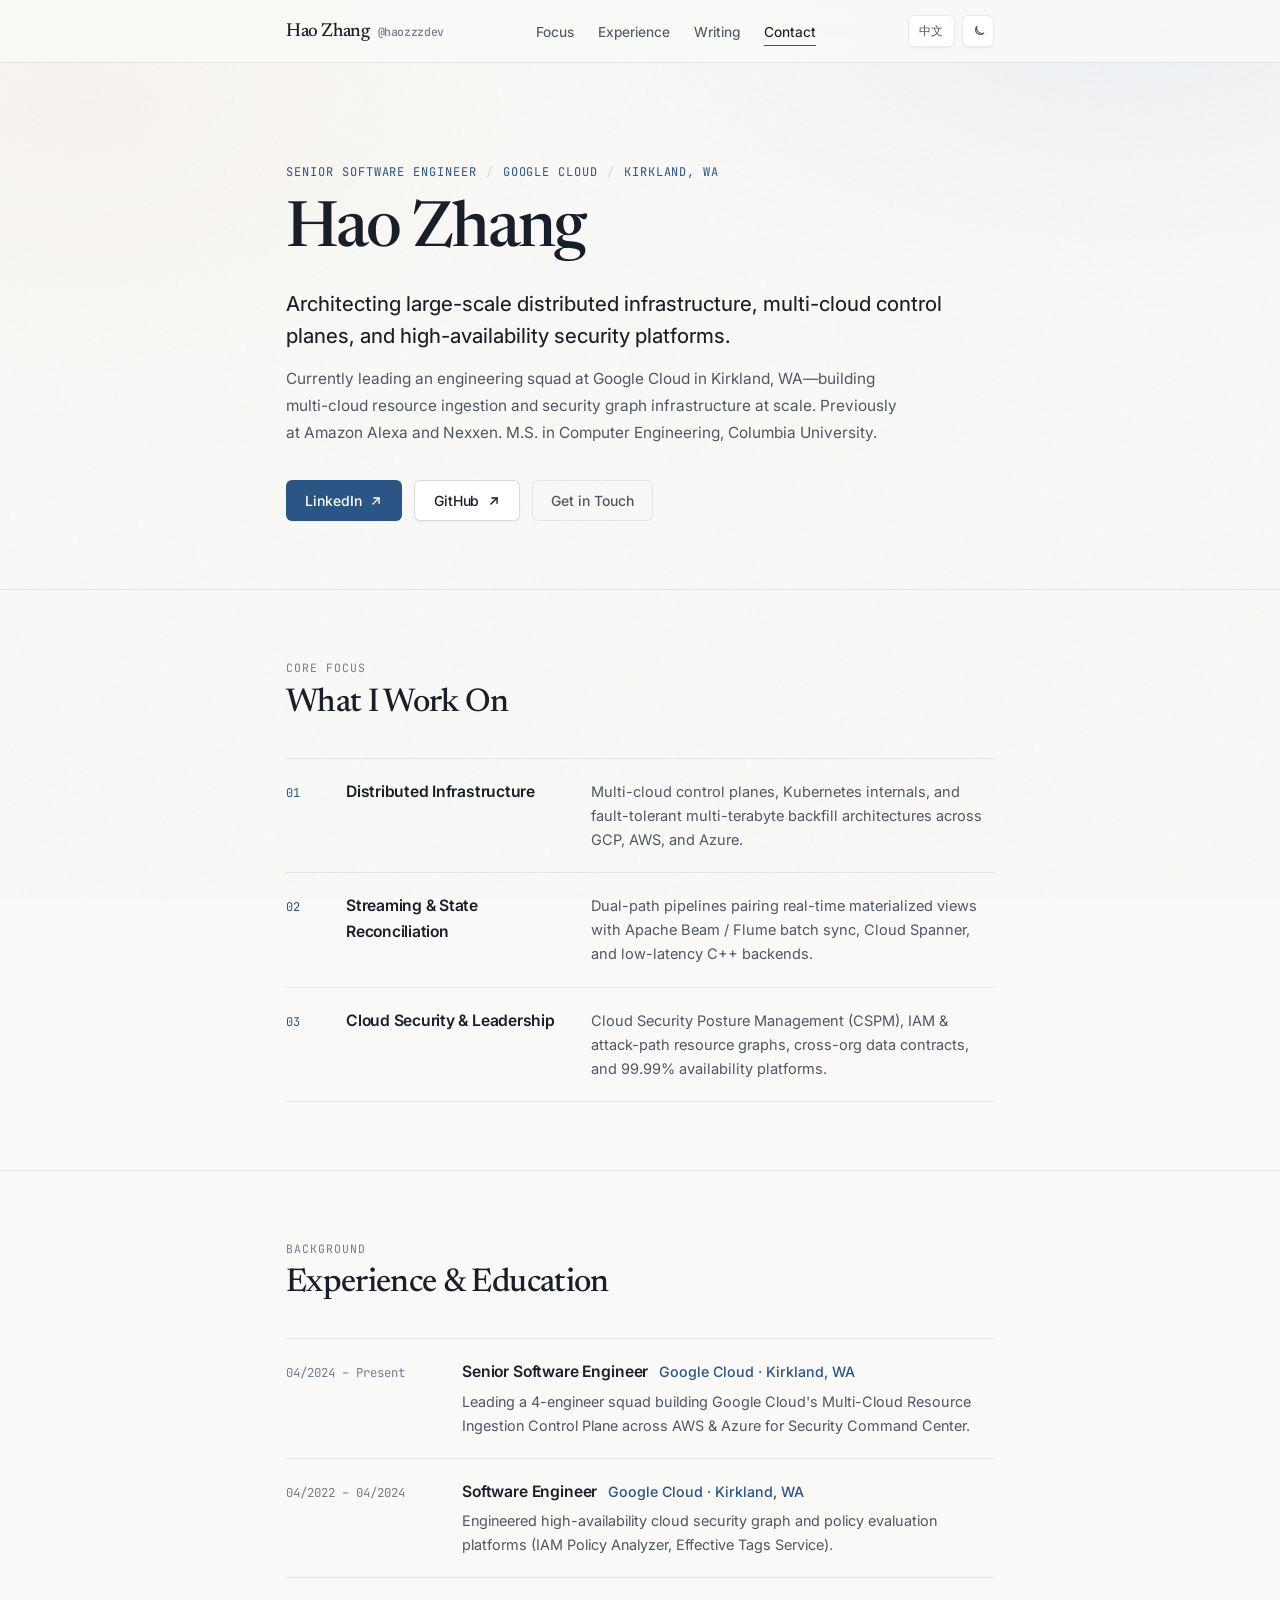
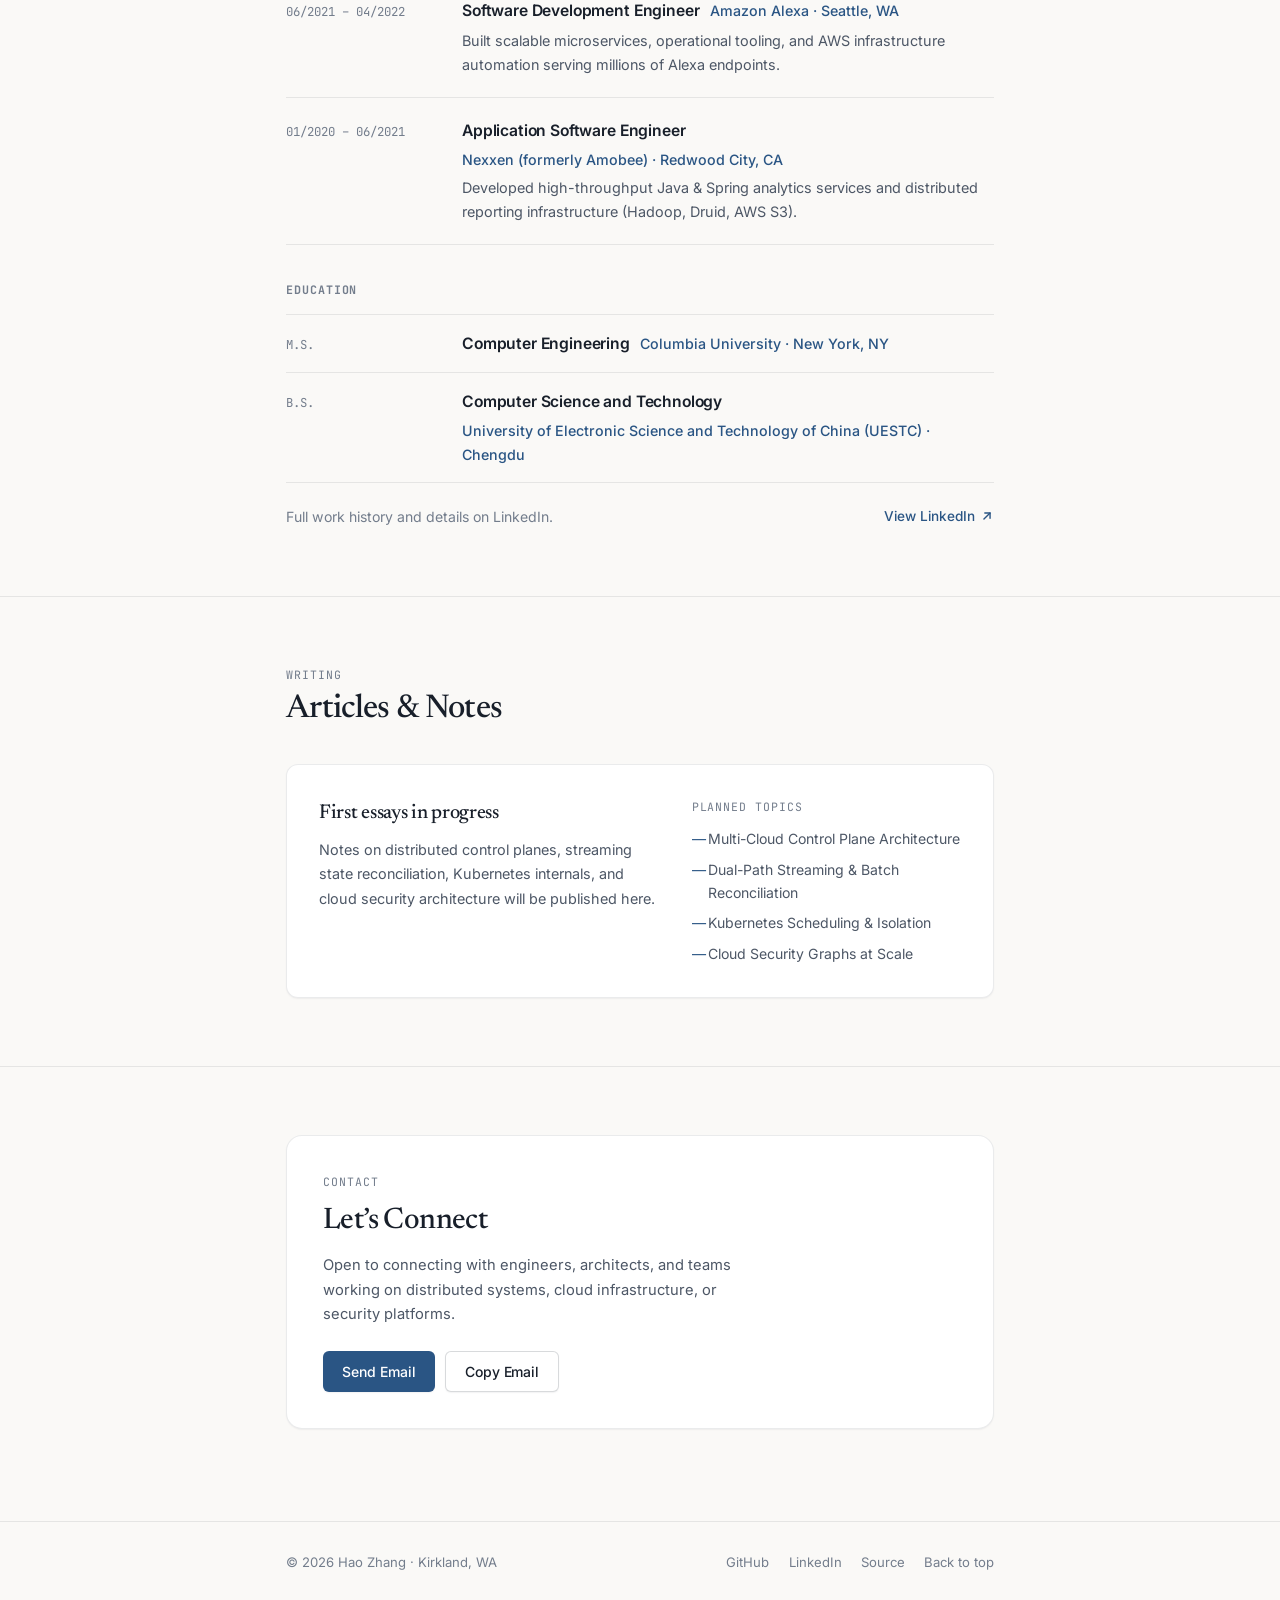
<file: index.html>
<!DOCTYPE html>
<html lang="en">
<head>
  <meta charset="UTF-8" />
  <meta name="viewport" content="width=device-width, initial-scale=1.0" />
  <title>Hao Zhang — Senior Software Engineer · Distributed Systems &amp; Cloud</title>
  <meta
    name="description"
    content="Hao Zhang — Senior Software Engineer at Google Cloud in Kirkland, WA, specializing in distributed infrastructure, multi-cloud control planes, and cloud security."
  />
  <link rel="canonical" href="https://haozzzdev.github.io/" />
  <link rel="icon" type="image/svg+xml" href="./assets/favicon.svg" />

  <!-- Open Graph & Social Metadata -->
  <meta property="og:type" content="website" />
  <meta property="og:url" content="https://haozzzdev.github.io/" />
  <meta property="og:title" content="Hao Zhang — Senior Software Engineer · Distributed Systems &amp; Cloud" />
  <meta
    property="og:description"
    content="Senior Software Engineer at Google Cloud in Kirkland, WA, building large-scale distributed infrastructure, multi-cloud control planes, and cloud security platforms."
  />
  <meta name="twitter:card" content="summary" />

  <!-- Curated Editorial Typography (Newsreader + Inter + JetBrains Mono) -->
  <link rel="preconnect" href="https://fonts.googleapis.com" />
  <link rel="preconnect" href="https://fonts.gstatic.com" crossorigin />
  <link
    href="https://fonts.googleapis.com/css2?family=Inter:wght@400;500;600&family=JetBrains+Mono:wght@400;500&family=Newsreader:ital,opsz,wght@0,6..72,400;0,6..72,500;1,6..72,400&display=swap"
    rel="stylesheet"
  />

  <!-- Prevent theme flash before stylesheet paint -->
  <script>
    (function () {
      try {
        var saved = localStorage.getItem("hz-theme");
        var prefersDark = window.matchMedia && window.matchMedia("(prefers-color-scheme: dark)").matches;
        document.documentElement.setAttribute("data-theme", saved || (prefersDark ? "dark" : "light"));
      } catch (e) {}
    })();
  </script>

  <link rel="stylesheet" href="./styles.css" />

  <!-- Structured Data (Schema.org Person + WebSite) -->
  <script type="application/ld+json">
    {
      "@context": "https://schema.org",
      "@graph": [
        {
          "@type": "Person",
          "name": "Hao Zhang",
          "alternateName": "haozzzdev",
          "url": "https://haozzzdev.github.io/",
          "jobTitle": "Senior Software Engineer",
          "worksFor": {
            "@type": "Organization",
            "name": "Google Cloud"
          },
          "alumniOf": [
            {
              "@type": "CollegeOrUniversity",
              "name": "Columbia University"
            },
            {
              "@type": "CollegeOrUniversity",
              "name": "University of Electronic Science and Technology of China"
            }
          ],
          "address": {
            "@type": "PostalAddress",
            "addressLocality": "Kirkland",
            "addressRegion": "WA",
            "addressCountry": "US"
          },
          "knowsAbout": [
            "Distributed Systems",
            "Cloud Infrastructure",
            "Kubernetes",
            "Multi-Cloud Control Planes",
            "Cloud Security Posture Management"
          ],
          "sameAs": [
            "https://github.com/haozzzdev",
            "https://www.linkedin.com/in/haozhang0128/"
          ]
        },
        {
          "@type": "WebSite",
          "name": "Hao Zhang",
          "url": "https://haozzzdev.github.io/"
        }
      ]
    }
  </script>
</head>
<body id="top">
  <a id="skip-link" class="skip-link" href="#main-content">Skip to content</a>

  <header class="site-header">
    <div class="container nav-inner">
      <a class="brand" href="#top" aria-label="Hao Zhang Home">
        <span>Hao Zhang</span>
        <span class="brand-handle">@haozzzdev</span>
      </a>

      <nav aria-label="Primary navigation">
        <ul class="nav-links">
          <li><a id="nav-focus" class="nav-link" href="#focus">Focus</a></li>
          <li><a id="nav-experience" class="nav-link" href="#experience">Experience</a></li>
          <li><a id="nav-writing" class="nav-link" href="#writing">Writing</a></li>
          <li><a id="nav-contact" class="nav-link" href="#contact">Contact</a></li>
        </ul>
      </nav>

      <div class="nav-controls">
        <button id="lang-toggle" type="button" class="control-btn" aria-label="Switch language to Chinese">
          中文
        </button>
        <button id="theme-toggle" type="button" class="control-btn control-btn--icon" aria-label="Switch color theme">
          <svg viewBox="0 0 24 24" aria-hidden="true">
            <path d="M20.5 14.5A8.5 8.5 0 0 1 9.5 3.5a7.5 7.5 0 1 0 11 11Z" />
          </svg>
        </button>
      </div>
    </div>
  </header>

  <main id="main-content">
    <!-- Hero -->
    <section class="hero" aria-labelledby="hero-heading">
      <div class="container">
        <p class="hero-kicker">
          <span id="hero-kicker-role">Senior Software Engineer</span>
          <span class="hero-kicker-sep" aria-hidden="true">/</span>
          <span id="hero-kicker-org">Google Cloud</span>
          <span class="hero-kicker-sep" aria-hidden="true">/</span>
          <span id="hero-kicker-loc">Kirkland, WA</span>
        </p>

        <h1 id="hero-heading" class="hero-title">Hao Zhang</h1>

        <p id="hero-lead" class="hero-lead">
          Architecting large-scale distributed infrastructure, multi-cloud control planes, and high-availability security platforms.
        </p>

        <p id="hero-bio" class="hero-bio">
          Currently leading an engineering squad at Google Cloud in Kirkland, WA—building multi-cloud resource ingestion and security graph infrastructure at scale. Previously at Amazon Alexa and Nexxen. M.S. in Computer Engineering, Columbia University.
        </p>

        <div class="hero-actions">
          <a
            id="hero-linkedin-btn"
            class="btn btn-primary"
            href="https://www.linkedin.com/in/haozhang0128/"
            target="_blank"
            rel="noopener noreferrer"
          >
            <span id="cta-linkedin-label">LinkedIn</span>
            <svg width="14" height="14" viewBox="0 0 16 16" fill="none" stroke="currentColor" stroke-width="1.6" stroke-linecap="round" stroke-linejoin="round" aria-hidden="true">
              <path d="M4.5 11.5L11.5 4.5" />
              <path d="M5.5 4.5H11.5V10.5" />
            </svg>
          </a>

          <a
            id="hero-github-btn"
            class="btn btn-secondary"
            href="https://github.com/haozzzdev"
            target="_blank"
            rel="noopener noreferrer"
          >
            <span id="cta-github-label">GitHub</span>
            <svg width="14" height="14" viewBox="0 0 16 16" fill="none" stroke="currentColor" stroke-width="1.6" stroke-linecap="round" stroke-linejoin="round" aria-hidden="true">
              <path d="M4.5 11.5L11.5 4.5" />
              <path d="M5.5 4.5H11.5V10.5" />
            </svg>
          </a>

          <a
            id="hero-resume-btn"
            class="btn btn-secondary"
            href="./resume.pdf"
            target="_blank"
            rel="noopener noreferrer"
            hidden
          >
            <span id="cta-resume-label">Resume (PDF)</span>
          </a>

          <a id="hero-contact-btn" class="btn btn-ghost" href="#contact">
            <span id="cta-email-label">Get in Touch</span>
          </a>
        </div>
      </div>
    </section>

    <!-- Focus Areas -->
    <section id="focus" class="section reveal" aria-labelledby="focus-title">
      <div class="container">
        <div class="section-header">
          <p id="focus-eyebrow" class="section-eyebrow">Core Focus</p>
          <h2 id="focus-title" class="section-title">What I Work On</h2>
        </div>

        <div id="focus-list" class="focus-list">
          <article class="focus-row">
            <span class="focus-num">01</span>
            <h3 class="focus-title">Distributed Infrastructure</h3>
            <p class="focus-desc">
              Multi-cloud control planes, Kubernetes internals, and fault-tolerant multi-terabyte backfill architectures across GCP, AWS, and Azure.
            </p>
          </article>
          <article class="focus-row">
            <span class="focus-num">02</span>
            <h3 class="focus-title">Streaming &amp; State Reconciliation</h3>
            <p class="focus-desc">
              Dual-path pipelines pairing real-time materialized views with Apache Beam / Flume batch sync, Cloud Spanner, and low-latency C++ backends.
            </p>
          </article>
          <article class="focus-row">
            <span class="focus-num">03</span>
            <h3 class="focus-title">Cloud Security &amp; Leadership</h3>
            <p class="focus-desc">
              Cloud Security Posture Management (CSPM), IAM &amp; attack-path resource graphs, cross-org data contracts, and 99.99% availability platforms.
            </p>
          </article>
        </div>
      </div>
    </section>

    <!-- Experience & Education -->
    <section id="experience" class="section reveal" aria-labelledby="exp-title">
      <div class="container">
        <div class="section-header">
          <p id="exp-eyebrow" class="section-eyebrow">Background</p>
          <h2 id="exp-title" class="section-title">Experience &amp; Education</h2>
        </div>

        <ol id="experience-timeline" class="timeline">
          <li class="timeline-item">
            <div class="timeline-period">04/2024 – Present</div>
            <div>
              <div class="timeline-head">
                <h3 class="timeline-role">Senior Software Engineer</h3>
                <span class="timeline-org">Google Cloud · Kirkland, WA</span>
              </div>
              <p class="timeline-summary">
                Leading a 4-engineer squad building Google Cloud's Multi-Cloud Resource Ingestion Control Plane across AWS &amp; Azure for Security Command Center.
              </p>
            </div>
          </li>
          <li class="timeline-item">
            <div class="timeline-period">04/2022 – 04/2024</div>
            <div>
              <div class="timeline-head">
                <h3 class="timeline-role">Software Engineer</h3>
                <span class="timeline-org">Google Cloud · Kirkland, WA</span>
              </div>
              <p class="timeline-summary">
                Engineered high-availability cloud security graph and policy evaluation platforms (IAM Policy Analyzer, Effective Tags Service).
              </p>
            </div>
          </li>
          <li class="timeline-item">
            <div class="timeline-period">06/2021 – 04/2022</div>
            <div>
              <div class="timeline-head">
                <h3 class="timeline-role">Software Development Engineer</h3>
                <span class="timeline-org">Amazon Alexa · Seattle, WA</span>
              </div>
              <p class="timeline-summary">
                Built scalable microservices, operational tooling, and AWS infrastructure automation serving millions of Alexa endpoints.
              </p>
            </div>
          </li>
          <li class="timeline-item">
            <div class="timeline-period">01/2020 – 06/2021</div>
            <div>
              <div class="timeline-head">
                <h3 class="timeline-role">Application Software Engineer</h3>
                <span class="timeline-org">Nexxen (formerly Amobee) · Redwood City, CA</span>
              </div>
              <p class="timeline-summary">
                Developed high-throughput Java &amp; Spring analytics services and distributed reporting infrastructure (Hadoop, Druid, AWS S3).
              </p>
            </div>
          </li>
        </ol>

        <div id="education-wrapper">
          <h3 id="education-heading" class="subblock-heading">Education</h3>
          <ol id="education-timeline" class="timeline timeline--compact">
            <li class="timeline-item">
              <div class="timeline-period">M.S.</div>
              <div class="timeline-head">
                <h4 class="timeline-role">Computer Engineering</h4>
                <span class="timeline-org">Columbia University · New York, NY</span>
              </div>
            </li>
            <li class="timeline-item">
              <div class="timeline-period">B.S.</div>
              <div class="timeline-head">
                <h4 class="timeline-role">Computer Science and Technology</h4>
                <span class="timeline-org">University of Electronic Science and Technology of China (UESTC) · Chengdu</span>
              </div>
            </li>
          </ol>
        </div>

        <div class="section-foot-note">
          <p id="linkedin-note">Full work history and details on LinkedIn.</p>
          <a
            id="exp-linkedin-link"
            class="inline-link"
            href="https://www.linkedin.com/in/haozhang0128/"
            target="_blank"
            rel="noopener noreferrer"
          >
            <span id="linkedin-cta-label">View LinkedIn</span>
            <svg width="14" height="14" viewBox="0 0 16 16" fill="none" stroke="currentColor" stroke-width="1.6" stroke-linecap="round" stroke-linejoin="round" aria-hidden="true">
              <path d="M4.5 11.5L11.5 4.5" />
              <path d="M5.5 4.5H11.5V10.5" />
            </svg>
          </a>
        </div>
      </div>
    </section>

    <!-- Writing / Articles -->
    <section id="writing" class="section reveal" aria-labelledby="writing-title">
      <div class="container">
        <div class="section-header">
          <p id="writing-eyebrow" class="section-eyebrow">Writing</p>
          <h2 id="writing-title" class="section-title">Articles &amp; Notes</h2>
        </div>

        <div id="writing-content">
          <div class="writing-empty">
            <div>
              <h3 class="writing-empty-title">First essays in progress</h3>
              <p class="writing-empty-desc">
                Notes on distributed control planes, streaming state reconciliation, Kubernetes internals, and cloud security architecture will be published here.
              </p>
            </div>
            <div>
              <p class="writing-topics-label">Planned Topics</p>
              <ul class="writing-topic-list">
                <li>Multi-Cloud Control Plane Architecture</li>
                <li>Dual-Path Streaming &amp; Batch Reconciliation</li>
                <li>Kubernetes Scheduling &amp; Isolation</li>
                <li>Cloud Security Graphs at Scale</li>
              </ul>
            </div>
          </div>
        </div>
      </div>
    </section>

    <!-- Contact -->
    <section id="contact" class="section reveal" aria-labelledby="contact-title">
      <div class="container">
        <div class="contact-panel">
          <div class="contact-copy">
            <p id="contact-eyebrow" class="section-eyebrow">Contact</p>
            <h2 id="contact-title" class="contact-title">Let’s Connect</h2>
            <p id="contact-desc" class="contact-desc">
              Open to connecting with engineers, architects, and teams working on distributed systems, cloud infrastructure, or security platforms.
            </p>
          </div>

          <div class="contact-actions">
            <a id="send-email-btn" class="btn btn-primary" href="mailto:haohaozhang0128@gmail.com">
              <span id="send-email-label">Send Email</span>
            </a>
            <button id="copy-email-btn" type="button" class="btn btn-secondary">
              <span id="copy-email-label">Copy Email</span>
            </button>
            <span id="copy-feedback" class="copy-feedback" role="status" aria-live="polite"></span>
          </div>
        </div>
      </div>
    </section>
  </main>

  <footer class="site-footer">
    <div class="container footer-inner">
      <span>© 2026 Hao Zhang · Kirkland, WA</span>
      <div class="footer-links">
        <a href="https://github.com/haozzzdev" target="_blank" rel="noopener noreferrer">GitHub</a>
        <a href="https://www.linkedin.com/in/haozhang0128/" target="_blank" rel="noopener noreferrer">LinkedIn</a>
        <a id="footer-source" href="https://github.com/haozzzdev/haozzzdev.github.io" target="_blank" rel="noopener noreferrer">Source</a>
        <a id="footer-top" href="#top">Back to top</a>
      </div>
    </div>
  </footer>

  <script src="./data.js" defer></script>
  <script src="./script.js" defer></script>
</body>
</html>
</file>
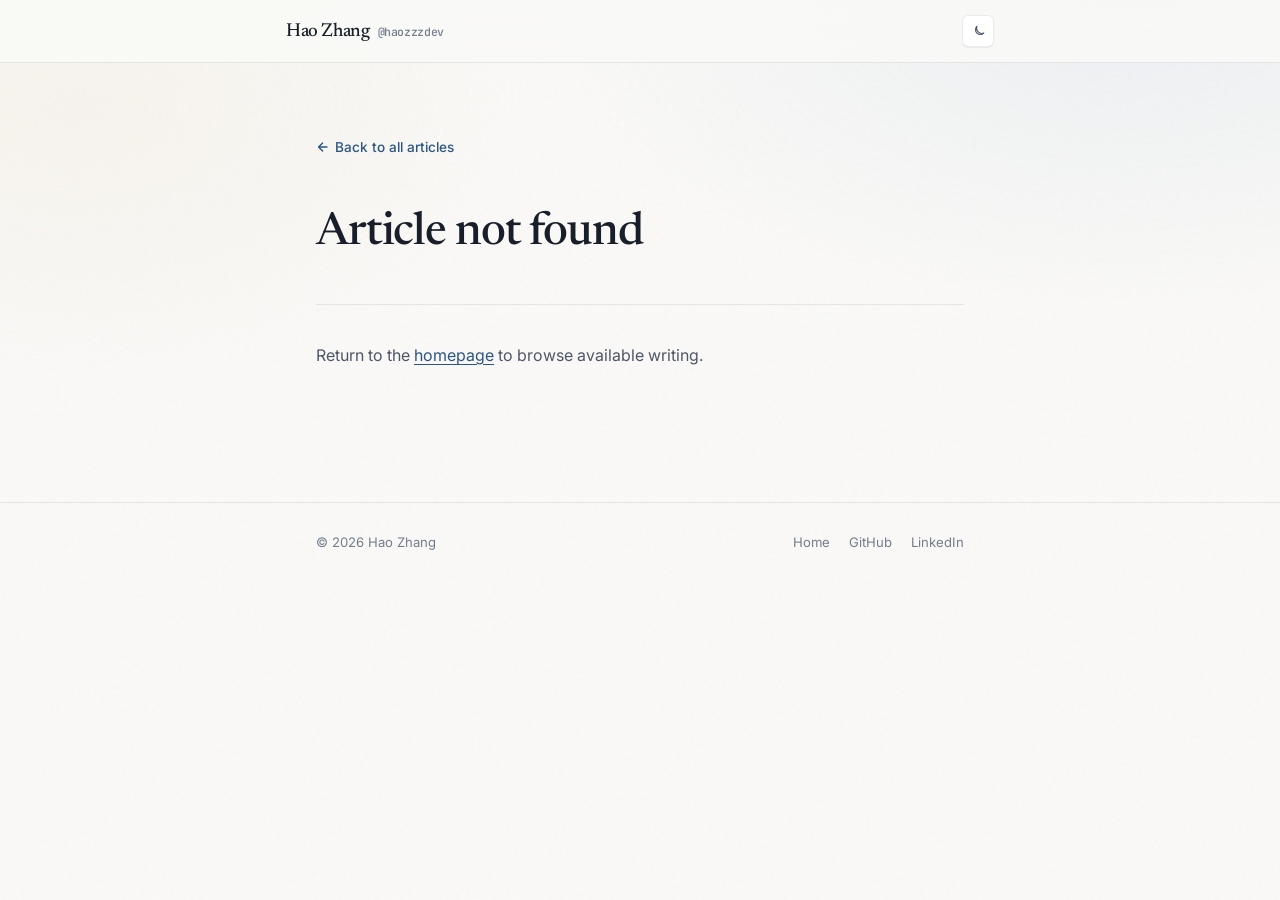
<file: post.html>
<!DOCTYPE html>
<html lang="en">
<head>
  <meta charset="UTF-8" />
  <meta name="viewport" content="width=device-width, initial-scale=1.0" />
  <title>Article — Hao Zhang</title>
  <link rel="icon" type="image/svg+xml" href="./assets/favicon.svg" />
  <link rel="preconnect" href="https://fonts.googleapis.com" />
  <link rel="preconnect" href="https://fonts.gstatic.com" crossorigin />
  <link
    href="https://fonts.googleapis.com/css2?family=Inter:wght@400;500;600&family=JetBrains+Mono:wght@400;500&family=Newsreader:ital,opsz,wght@0,6..72,400;0,6..72,500;1,6..72,400&display=swap"
    rel="stylesheet"
  />
  <script>
    (function () {
      try {
        var saved = localStorage.getItem("hz-theme");
        var prefersDark = window.matchMedia && window.matchMedia("(prefers-color-scheme: dark)").matches;
        document.documentElement.setAttribute("data-theme", saved || (prefersDark ? "dark" : "light"));
      } catch (e) {}
    })();
  </script>
  <link rel="stylesheet" href="./styles.css" />
</head>
<body>
  <header class="site-header">
    <div class="container nav-inner">
      <a class="brand" href="./index.html">
        <span>Hao Zhang</span>
        <span class="brand-handle">@haozzzdev</span>
      </a>
      <div class="nav-controls">
        <button id="theme-toggle" type="button" class="control-btn control-btn--icon" aria-label="Switch color theme"></button>
      </div>
    </div>
  </header>

  <main class="article-shell">
    <div class="container container--narrow">
      <div class="article-back">
        <a class="inline-link" href="./index.html#writing">
          <svg width="14" height="14" viewBox="0 0 16 16" fill="none" stroke="currentColor" stroke-width="1.6" stroke-linecap="round" stroke-linejoin="round" aria-hidden="true">
            <path d="M12.5 8h-9" />
            <path d="M7.5 3.5L3 8l4.5 4.5" />
          </svg>
          <span>Back to all articles</span>
        </a>
      </div>

      <article id="article-root">
        <header class="article-header">
          <div id="article-meta" class="article-meta"></div>
          <h1 id="article-title" class="article-title">Loading…</h1>
          <ul id="article-tags" class="tag-list"></ul>
        </header>
        <div id="article-body" class="prose"></div>
      </article>
    </div>
  </main>

  <footer class="site-footer">
    <div class="container container--narrow footer-inner">
      <span>© 2026 Hao Zhang</span>
      <div class="footer-links">
        <a href="./index.html">Home</a>
        <a href="https://github.com/haozzzdev" target="_blank" rel="noopener noreferrer">GitHub</a>
        <a href="https://www.linkedin.com/in/haozhang0128/" target="_blank" rel="noopener noreferrer">LinkedIn</a>
      </div>
    </div>
  </footer>

  <script src="./data.js"></script>
  <script>
    (function () {
      "use strict";

      function esc(str) {
        return String(str)
          .replace(/&/g, "&amp;")
          .replace(/</g, "&lt;")
          .replace(/>/g, "&gt;")
          .replace(/"/g, "&quot;")
          .replace(/'/g, "&#39;");
      }

      function safeHref(url) {
        var trimmed = url.trim();
        if (/^(https?:\/\/|\/|\.\/|#)/i.test(trimmed)) return trimmed;
        return "#";
      }

      function formatInline(text) {
        var out = esc(text);
        out = out.replace(/`([^`]+)`/g, "<code>$1</code>");
        out = out.replace(/\*\*([^*]+)\*\*/g, "<strong>$1</strong>");
        out = out.replace(/\*([^*]+)\*/g, "<em>$1</em>");
        out = out.replace(/\[([^\]]+)\]\(([^)]+)\)/g, function (_, label, url) {
          var href = safeHref(url);
          var ext = /^https?:\/\//i.test(href) ? ' target="_blank" rel="noopener noreferrer"' : "";
          return '<a href="' + esc(href) + '"' + ext + ">" + label + "</a>";
        });
        return out;
      }

      function renderMarkdown(md) {
        var lines = md.replace(/\r\n/g, "\n").split("\n");
        var html = [];
        var inCode = false;
        var codeBuf = [];
        var inList = null;

        function closeList() {
          if (inList) {
            html.push(inList === "ul" ? "</ul>" : "</ol>");
            inList = null;
          }
        }

        for (var i = 0; i < lines.length; i++) {
          var line = lines[i];

          if (line.trim().startsWith("```")) {
            closeList();
            if (!inCode) {
              inCode = true;
              codeBuf = [];
            } else {
              html.push("<pre><code>" + esc(codeBuf.join("\n")) + "</code></pre>");
              inCode = false;
            }
            continue;
          }

          if (inCode) {
            codeBuf.push(line);
            continue;
          }

          if (!line.trim()) {
            closeList();
            continue;
          }

          if (/^---+$/.test(line.trim())) {
            closeList();
            html.push("<hr />");
            continue;
          }

          var hMatch = line.match(/^(#{1,3})\s+(.+)$/);
          if (hMatch) {
            closeList();
            var level = hMatch[1].length;
            if (level === 1 && i < 3) continue; // H1 title rendered in header
            html.push("<h" + Math.max(2, level) + ">" + formatInline(hMatch[2]) + "</h" + Math.max(2, level) + ">");
            continue;
          }

          if (line.startsWith("> ")) {
            closeList();
            html.push("<blockquote><p>" + formatInline(line.slice(2)) + "</p></blockquote>");
            continue;
          }

          var ulMatch = line.match(/^[-*]\s+(.+)$/);
          if (ulMatch) {
            if (inList !== "ul") {
              closeList();
              inList = "ul";
              html.push("<ul>");
            }
            html.push("<li>" + formatInline(ulMatch[1]) + "</li>");
            continue;
          }

          var olMatch = line.match(/^\d+\.\s+(.+)$/);
          if (olMatch) {
            if (inList !== "ol") {
              closeList();
              inList = "ol";
              html.push("<ol>");
            }
            html.push("<li>" + formatInline(olMatch[1]) + "</li>");
            continue;
          }

          closeList();
          html.push("<p>" + formatInline(line) + "</p>");
        }

        closeList();
        return html.join("\n");
      }

      // Theme toggle
      function setTheme(theme) {
        document.documentElement.setAttribute("data-theme", theme);
        try { localStorage.setItem("hz-theme", theme); } catch (_) {}
        var btn = document.getElementById("theme-toggle");
        if (!btn) return;
        btn.innerHTML = theme === "dark"
          ? '<svg viewBox="0 0 24 24" aria-hidden="true"><circle cx="12" cy="12" r="4.5"/><path d="M12 2.5v2.2M12 19.3v2.2M4.93 4.93l1.55 1.55M17.52 17.52l1.55 1.55M2.5 12h2.2M19.3 12h2.2M4.93 19.07l1.55-1.55M17.52 6.48l1.55-1.55"/></svg>'
          : '<svg viewBox="0 0 24 24" aria-hidden="true"><path d="M20.5 14.5A8.5 8.5 0 0 1 9.5 3.5a7.5 7.5 0 1 0 11 11Z"/></svg>';
      }

      var curTheme = document.documentElement.getAttribute("data-theme") || "light";
      setTheme(curTheme);
      document.getElementById("theme-toggle").addEventListener("click", function () {
        curTheme = curTheme === "dark" ? "light" : "dark";
        setTheme(curTheme);
      });

      // Load Markdown article by slug
      var params = new URLSearchParams(window.location.search);
      var slug = params.get("slug") || "";
      var titleEl = document.getElementById("article-title");
      var metaEl = document.getElementById("article-meta");
      var tagsEl = document.getElementById("article-tags");
      var bodyEl = document.getElementById("article-body");

      if (!/^[a-z0-9_-]+$/i.test(slug)) {
        titleEl.textContent = "Article not found";
        bodyEl.innerHTML = '<p>Return to the <a href="./index.html#writing">homepage</a> to browse available writing.</p>';
        return;
      }

      var lang = "en";
      try {
        var savedLang = localStorage.getItem("hz-lang");
        if (savedLang === "zh" || savedLang === "en") lang = savedLang;
      } catch (_) {}

      var posts = (window.SITE_DATA && window.SITE_DATA.copy[lang] && window.SITE_DATA.copy[lang].writing.posts) || [];
      var postMeta = posts.find(function (p) { return p.slug === slug; });
      if (postMeta) {
        document.title = postMeta.title + " — Hao Zhang";
        titleEl.textContent = postMeta.title;
        metaEl.innerHTML = "<span>" + esc(postMeta.date) + "</span>" + (postMeta.readTime ? "<span>·</span><span>" + esc(postMeta.readTime) + "</span>" : "");
        tagsEl.innerHTML = (postMeta.tags || []).map(function (t) { return '<li class="tag">' + esc(t) + "</li>"; }).join("");
      }

      fetch("./posts/" + encodeURIComponent(slug) + ".md")
        .then(function (res) {
          if (!res.ok) throw new Error("Not found");
          return res.text();
        })
        .then(function (md) {
          if (!postMeta) {
            var h1 = md.match(/^#\s+(.+)$/m);
            titleEl.textContent = h1 ? h1[1] : slug;
            document.title = titleEl.textContent + " — Hao Zhang";
          }
          bodyEl.innerHTML = renderMarkdown(md);
        })
        .catch(function () {
          titleEl.textContent = "Article not found";
          bodyEl.innerHTML = '<p>Could not load <code>posts/' + esc(slug) + '.md</code>. Return to the <a href="./index.html#writing">homepage</a>.</p>';
        });
    })();
  </script>
</body>
</html>
</file>
<file: styles.css>
/* ==========================================================================
   Hao Zhang — Personal Site Design System
   Aesthetic: Minimal Single-Column Editorial Engineering
   Zero dependencies, pure CSS custom properties, light & dark modes
   ========================================================================== */

:root {
  /* Typography */
  --hz-font-serif: 'Newsreader', 'Iowan Old Style', 'Palatino Linotype', 'Songti SC', Georgia, serif;
  --hz-font-sans: 'Inter', -apple-system, BlinkMacSystemFont, 'PingFang SC', 'Hiragino Sans GB', 'Noto Sans SC', 'Segoe UI', sans-serif;
  --hz-font-mono: 'JetBrains Mono', ui-monospace, 'SFMono-Regular', Menlo, Monaco, Consolas, monospace;

  /* Light palette — Warm Archival Paper & Pacific Lake Slate */
  --hz-bg: hsl(40, 22%, 97.5%);
  --hz-surface: hsl(0, 0%, 100%);
  --hz-surface-subtle: hsl(38, 16%, 94%);
  --hz-surface-hover: hsl(38, 18%, 95.5%);

  --hz-ink: hsl(216, 28%, 13%);
  --hz-ink-secondary: hsl(215, 14%, 35%);
  --hz-ink-muted: hsl(215, 10%, 50%);

  --hz-border: hsla(216, 24%, 15%, 0.09);
  --hz-border-strong: hsla(216, 24%, 15%, 0.17);

  --hz-accent: hsl(211, 52%, 34%);
  --hz-accent-hover: hsl(211, 58%, 26%);
  --hz-accent-soft: hsla(211, 52%, 34%, 0.08);
  --hz-accent-ink: hsl(0, 0%, 100%);

  --hz-wash-1: hsla(210, 44%, 76%, 0.16);
  --hz-wash-2: hsla(38, 42%, 86%, 0.24);

  --hz-shadow-sm: 0 1px 2px hsla(216, 28%, 13%, 0.04), 0 1px 1px hsla(216, 28%, 13%, 0.02);
  --hz-shadow-md: 0 10px 30px -12px hsla(216, 28%, 13%, 0.10), 0 2px 6px hsla(216, 28%, 13%, 0.04);

  /* Focused single-column reading measure */
  --hz-max-w: 780px;
  --hz-gutter: clamp(1.25rem, 4vw, 2.25rem);
  --hz-radius-sm: 6px;
  --hz-radius-md: 12px;
  --hz-radius-lg: 16px;
  --hz-ease: cubic-bezier(0.22, 1, 0.36, 1);
}

[data-theme="dark"] {
  /* Dark palette — Deep Graphite Slate & Glacier Blue (zero purple) */
  --hz-bg: hsl(216, 20%, 9%);
  --hz-surface: hsl(216, 18%, 12.2%);
  --hz-surface-subtle: hsl(216, 16%, 16%);
  --hz-surface-hover: hsl(216, 17%, 14.5%);

  --hz-ink: hsl(40, 14%, 93%);
  --hz-ink-secondary: hsl(214, 12%, 70%);
  --hz-ink-muted: hsl(214, 10%, 52%);

  --hz-border: hsla(210, 20%, 92%, 0.09);
  --hz-border-strong: hsla(210, 20%, 92%, 0.18);

  --hz-accent: hsl(207, 64%, 64%);
  --hz-accent-hover: hsl(207, 72%, 72%);
  --hz-accent-soft: hsla(207, 64%, 64%, 0.12);
  --hz-accent-ink: hsl(216, 28%, 10%);

  --hz-wash-1: hsla(210, 48%, 36%, 0.14);
  --hz-wash-2: hsla(200, 26%, 22%, 0.12);

  --hz-shadow-sm: 0 1px 2px hsla(0, 0%, 0%, 0.28);
  --hz-shadow-md: 0 14px 32px -14px hsla(0, 0%, 0%, 0.50);
}

/* Reset & Base */
*,
*::before,
*::after {
  box-sizing: border-box;
}

html {
  scroll-behavior: smooth;
  font-size: 16px;
  -webkit-font-smoothing: antialiased;
  -moz-osx-font-smoothing: grayscale;
  text-rendering: optimizeLegibility;
}

body {
  margin: 0;
  font-family: var(--hz-font-sans);
  color: var(--hz-ink);
  background-color: var(--hz-bg);
  line-height: 1.65;
  min-height: 100vh;
  position: relative;
  overflow-x: hidden;
  transition: background-color 0.25s var(--hz-ease), color 0.25s var(--hz-ease);
}

/* Subtle atmospheric wash & tactile paper grain */
body::before {
  content: "";
  position: fixed;
  inset: 0;
  pointer-events: none;
  z-index: -2;
  background:
    radial-gradient(64% 48% at 88% 0%, var(--hz-wash-1) 0%, transparent 72%),
    radial-gradient(50% 42% at 6% 12%, var(--hz-wash-2) 0%, transparent 70%);
}

body::after {
  content: "";
  position: fixed;
  inset: 0;
  pointer-events: none;
  z-index: -1;
  opacity: 0.028;
  background-image: url("data:image/svg+xml,%3Csvg viewBox='0 0 240 240' xmlns='http://www.w3.org/2000/svg'%3E%3Cfilter id='n'%3E%3CfeTurbulence type='fractalNoise' baseFrequency='0.85' numOctaves='3' stitchTiles='stitch'/%3E%3C/filter%3E%3Crect width='100%25' height='100%25' filter='url(%23n)'/%3E%3C/svg%3E");
}

a {
  color: inherit;
  text-decoration: none;
}

button {
  font-family: inherit;
  cursor: pointer;
}

:focus-visible {
  outline: 2px solid var(--hz-accent);
  outline-offset: 3px;
  border-radius: 4px;
}

[hidden] {
  display: none !important;
}

.skip-link {
  position: fixed;
  top: 0.75rem;
  left: 0.75rem;
  z-index: 200;
  width: 1px;
  height: 1px;
  overflow: hidden;
  clip-path: inset(50%);
  white-space: nowrap;
  background: var(--hz-ink);
  color: var(--hz-bg);
  border-radius: var(--hz-radius-sm);
  font-size: 0.875rem;
  font-weight: 500;
}

.skip-link:focus {
  width: auto;
  height: auto;
  overflow: visible;
  clip-path: none;
  padding: 0.6rem 1rem;
}

/* Container */
.container {
  width: 100%;
  max-width: var(--hz-max-w);
  margin: 0 auto;
  padding-inline: var(--hz-gutter);
}

.container--narrow {
  max-width: 720px;
}

/* ==========================================================================
   Navigation Header
   ========================================================================== */

.site-header {
  position: sticky;
  top: 0;
  z-index: 100;
  background-color: var(--hz-bg);
  background: color-mix(in srgb, var(--hz-bg) 85%, transparent);
  backdrop-filter: blur(14px);
  -webkit-backdrop-filter: blur(14px);
  border-bottom: 1px solid var(--hz-border);
  transition: background-color 0.25s var(--hz-ease), border-color 0.25s var(--hz-ease);
}

.nav-inner {
  display: flex;
  align-items: center;
  justify-content: space-between;
  gap: 1rem;
  height: 3.9rem;
}

.brand {
  display: inline-flex;
  align-items: baseline;
  gap: 0.5rem;
  font-family: var(--hz-font-serif);
  font-size: 1.18rem;
  font-weight: 500;
  letter-spacing: -0.02em;
  color: var(--hz-ink);
  white-space: nowrap;
}

.brand-handle {
  font-family: var(--hz-font-mono);
  font-size: 0.72rem;
  color: var(--hz-ink-muted);
}

.nav-links {
  display: flex;
  align-items: center;
  gap: 1.5rem;
  list-style: none;
  margin: 0;
  padding: 0;
}

.nav-link {
  font-size: 0.86rem;
  font-weight: 450;
  color: var(--hz-ink-secondary);
  position: relative;
  padding-block: 0.25rem;
  transition: color 0.18s ease;
}

.nav-link::after {
  content: "";
  position: absolute;
  left: 0;
  right: 0;
  bottom: -2px;
  height: 1.5px;
  background: var(--hz-accent);
  transform: scaleX(0);
  transform-origin: left;
  transition: transform 0.22s var(--hz-ease);
}

.nav-link:hover,
.nav-link.is-active {
  color: var(--hz-ink);
}

.nav-link.is-active::after,
.nav-link:hover::after {
  transform: scaleX(1);
}

.nav-controls {
  display: flex;
  align-items: center;
  gap: 0.45rem;
}

.control-btn {
  display: inline-flex;
  align-items: center;
  justify-content: center;
  height: 2rem;
  padding-inline: 0.65rem;
  border-radius: var(--hz-radius-sm);
  border: 1px solid var(--hz-border);
  background: var(--hz-surface);
  color: var(--hz-ink-secondary);
  font-size: 0.78rem;
  font-family: var(--hz-font-mono);
  box-shadow: var(--hz-shadow-sm);
  transition: border-color 0.18s ease, color 0.18s ease, background-color 0.18s ease, transform 0.18s ease;
}

.control-btn:hover {
  border-color: var(--hz-border-strong);
  color: var(--hz-ink);
  background: var(--hz-surface-hover);
}

.control-btn:active {
  transform: translateY(1px);
}

.control-btn--icon {
  width: 2rem;
  padding: 0;
}

.control-btn svg {
  width: 15px;
  height: 15px;
  stroke: currentColor;
  fill: none;
  stroke-width: 1.75;
  stroke-linecap: round;
  stroke-linejoin: round;
}

/* ==========================================================================
   Hero Section (Clean Single-Column Editorial)
   ========================================================================== */

.hero {
  padding-block: clamp(3.75rem, 8.5vw, 6.25rem) clamp(2.75rem, 5.5vw, 4.25rem);
}

.hero-kicker {
  font-family: var(--hz-font-mono);
  font-size: 0.75rem;
  letter-spacing: 0.08em;
  text-transform: uppercase;
  color: var(--hz-accent);
  margin: 0 0 1rem;
  display: flex;
  flex-wrap: wrap;
  align-items: center;
  gap: 0.55rem;
}

.hero-kicker-sep {
  color: var(--hz-border-strong);
}

.hero-title {
  font-family: var(--hz-font-serif);
  font-size: clamp(2.65rem, 5.5vw, 3.95rem);
  font-weight: 500;
  line-height: 1.06;
  letter-spacing: -0.032em;
  margin: 0 0 1.35rem;
  color: var(--hz-ink);
}

.hero-lead {
  font-size: clamp(1.1rem, 1.8vw, 1.28rem);
  line-height: 1.56;
  color: var(--hz-ink);
  font-weight: 450;
  margin: 0 0 0.9rem;
  max-width: 58ch;
}

.hero-bio {
  font-size: 0.96rem;
  line-height: 1.74;
  color: var(--hz-ink-secondary);
  margin: 0 0 2.1rem;
  max-width: 62ch;
}

.hero-actions {
  display: flex;
  flex-wrap: wrap;
  align-items: center;
  gap: 0.75rem;
}

/* Buttons */
.btn {
  display: inline-flex;
  align-items: center;
  justify-content: center;
  gap: 0.45rem;
  height: 2.6rem;
  padding-inline: 1.15rem;
  border-radius: var(--hz-radius-sm);
  font-size: 0.875rem;
  font-weight: 500;
  letter-spacing: -0.005em;
  border: 1px solid transparent;
  transition: background-color 0.18s var(--hz-ease),
              border-color 0.18s var(--hz-ease),
              color 0.18s var(--hz-ease),
              transform 0.18s var(--hz-ease),
              box-shadow 0.18s var(--hz-ease);
}

.btn svg {
  width: 14px;
  height: 14px;
  flex-shrink: 0;
}

.btn-primary {
  background: var(--hz-accent);
  color: var(--hz-accent-ink);
  box-shadow: var(--hz-shadow-sm);
}

.btn-primary:hover {
  background: var(--hz-accent-hover);
  transform: translateY(-1px);
  box-shadow: var(--hz-shadow-md);
}

.btn-secondary {
  background: var(--hz-surface);
  color: var(--hz-ink);
  border-color: var(--hz-border-strong);
  box-shadow: var(--hz-shadow-sm);
}

.btn-secondary:hover {
  border-color: var(--hz-ink-muted);
  background: var(--hz-surface-hover);
  transform: translateY(-1px);
}

.btn-ghost {
  background: transparent;
  color: var(--hz-ink-secondary);
  border-color: var(--hz-border);
}

.btn-ghost:hover {
  color: var(--hz-ink);
  border-color: var(--hz-border-strong);
  background: var(--hz-surface-subtle);
}

.btn:active {
  transform: translateY(0);
}

/* ==========================================================================
   Section Scaffolding
   ========================================================================== */

.section {
  padding-block: clamp(2.75rem, 5.5vw, 4.25rem);
  border-top: 1px solid var(--hz-border);
}

.section-header {
  margin-bottom: clamp(1.5rem, 3vw, 2.15rem);
}

.section-eyebrow {
  font-family: var(--hz-font-mono);
  font-size: 0.72rem;
  letter-spacing: 0.09em;
  text-transform: uppercase;
  color: var(--hz-ink-muted);
  margin: 0 0 0.4rem;
}

.section-title {
  font-family: var(--hz-font-serif);
  font-size: clamp(1.6rem, 2.8vw, 2.05rem);
  font-weight: 500;
  letter-spacing: -0.02em;
  line-height: 1.2;
  margin: 0;
  color: var(--hz-ink);
}

/* Shared inline links & tags */
.tag-list {
  display: flex;
  flex-wrap: wrap;
  gap: 0.4rem;
  list-style: none;
  margin: 0;
  padding: 0;
}

.tag {
  font-family: var(--hz-font-mono);
  font-size: 0.72rem;
  color: var(--hz-ink-secondary);
  background: var(--hz-surface-subtle);
  padding: 0.22rem 0.54rem;
  border-radius: 4px;
}

.inline-link {
  display: inline-flex;
  align-items: center;
  gap: 0.3rem;
  font-size: 0.85rem;
  font-weight: 500;
  color: var(--hz-accent);
  white-space: nowrap;
  width: fit-content;
  transition: color 0.16s ease, gap 0.16s ease;
}

.inline-link svg {
  width: 14px;
  height: 14px;
  flex-shrink: 0;
}

.inline-link:hover {
  color: var(--hz-accent-hover);
  gap: 0.42rem;
}

/* ==========================================================================
   Focus Areas (Swiss Editorial Numbered Rows)
   ========================================================================== */

.focus-list {
  border-top: 1px solid var(--hz-border);
}

.focus-row {
  display: grid;
  grid-template-columns: 36px minmax(185px, 0.85fr) minmax(0, 1.55fr);
  gap: 0.5rem 1.5rem;
  align-items: baseline;
  padding-block: 1.25rem;
  border-bottom: 1px solid var(--hz-border);
}

.focus-num {
  font-family: var(--hz-font-mono);
  font-size: 0.75rem;
  color: var(--hz-accent);
  font-variant-numeric: tabular-nums;
}

.focus-title {
  font-size: 0.98rem;
  font-weight: 600;
  letter-spacing: -0.015em;
  margin: 0;
  color: var(--hz-ink);
}

.focus-desc {
  font-size: 0.91rem;
  line-height: 1.66;
  color: var(--hz-ink-secondary);
  margin: 0;
}

/* ==========================================================================
   Experience & Education (Concise Single-Column Timeline)
   ========================================================================== */

.timeline {
  list-style: none;
  margin: 0;
  padding: 0;
  border-top: 1px solid var(--hz-border);
}

.timeline-item {
  display: grid;
  grid-template-columns: 152px minmax(0, 1fr);
  gap: 0.4rem 1.5rem;
  align-items: baseline;
  padding-block: 1.25rem;
  border-bottom: 1px solid var(--hz-border);
}

.timeline-period {
  font-family: var(--hz-font-mono);
  font-size: 0.77rem;
  color: var(--hz-ink-muted);
  font-variant-numeric: tabular-nums;
}

.timeline-head {
  display: flex;
  flex-wrap: wrap;
  align-items: baseline;
  gap: 0.25rem 0.65rem;
  margin-bottom: 0.3rem;
}

.timeline-role {
  font-size: 0.98rem;
  font-weight: 600;
  letter-spacing: -0.01em;
  margin: 0;
  color: var(--hz-ink);
}

.timeline-org {
  font-size: 0.89rem;
  color: var(--hz-accent);
  font-weight: 500;
  margin: 0;
}

.timeline-summary {
  font-size: 0.9rem;
  line-height: 1.66;
  color: var(--hz-ink-secondary);
  margin: 0;
}

.subblock-heading {
  font-family: var(--hz-font-mono);
  font-size: 0.73rem;
  text-transform: uppercase;
  letter-spacing: 0.08em;
  color: var(--hz-ink-muted);
  margin: 2.25rem 0 0.85rem;
}

.timeline--compact .timeline-item {
  padding-block: 1rem;
}

.timeline--compact .timeline-head {
  margin-bottom: 0;
}

.section-foot-note {
  margin-top: 1.35rem;
  display: flex;
  flex-wrap: wrap;
  align-items: center;
  justify-content: space-between;
  gap: 0.75rem;
  font-size: 0.88rem;
  color: var(--hz-ink-muted);
}

.section-foot-note p {
  margin: 0;
}

/* ==========================================================================
   Writing / Articles Section
   ========================================================================== */

.writing-empty {
  background: var(--hz-surface);
  border: 1px solid var(--hz-border);
  border-radius: var(--hz-radius-md);
  padding: clamp(1.4rem, 3vw, 2rem);
  box-shadow: var(--hz-shadow-sm);
  display: grid;
  grid-template-columns: minmax(0, 1.25fr) minmax(0, 1fr);
  gap: 1.4rem 2.25rem;
  align-items: start;
}

.writing-empty-title {
  font-family: var(--hz-font-serif);
  font-size: 1.25rem;
  font-weight: 500;
  letter-spacing: -0.015em;
  margin: 0 0 0.5rem;
  color: var(--hz-ink);
}

.writing-empty-desc {
  font-size: 0.9rem;
  line-height: 1.68;
  color: var(--hz-ink-secondary);
  margin: 0;
}

.writing-topics-label {
  font-family: var(--hz-font-mono);
  font-size: 0.72rem;
  letter-spacing: 0.08em;
  text-transform: uppercase;
  color: var(--hz-ink-muted);
  margin: 0 0 0.7rem;
}

.writing-topic-list {
  list-style: none;
  margin: 0;
  padding: 0;
  display: flex;
  flex-direction: column;
  gap: 0.45rem;
}

.writing-topic-list li {
  font-size: 0.88rem;
  color: var(--hz-ink-secondary);
  padding-left: 1rem;
  position: relative;
}

.writing-topic-list li::before {
  content: "—";
  position: absolute;
  left: 0;
  color: var(--hz-accent);
}

/* Published Articles List (auto-displayed once posts[] is populated) */
.post-list {
  list-style: none;
  margin: 0;
  padding: 0;
  border-top: 1px solid var(--hz-border);
}

.post-row {
  display: grid;
  grid-template-columns: 112px minmax(0, 1fr) auto;
  gap: 0.65rem 1.5rem;
  align-items: baseline;
  padding: 1.3rem 0.35rem;
  border-bottom: 1px solid var(--hz-border);
  transition: background-color 0.16s ease;
}

.post-row:hover {
  background: var(--hz-surface-subtle);
}

.post-date {
  font-family: var(--hz-font-mono);
  font-size: 0.78rem;
  color: var(--hz-ink-muted);
  font-variant-numeric: tabular-nums;
}

.post-title {
  font-family: var(--hz-font-serif);
  font-size: 1.22rem;
  font-weight: 500;
  letter-spacing: -0.015em;
  margin: 0 0 0.35rem;
  color: var(--hz-ink);
}

.post-summary {
  font-size: 0.89rem;
  line-height: 1.64;
  color: var(--hz-ink-secondary);
  margin: 0 0 0.6rem;
}

/* ==========================================================================
   Article Reader Prose (post.html)
   ========================================================================== */

.article-shell {
  padding-block: clamp(2.5rem, 6vw, 4.5rem) clamp(3.5rem, 7vw, 5.5rem);
}

.article-back {
  margin-bottom: 2rem;
}

.article-header {
  padding-bottom: 1.75rem;
  margin-bottom: 2.25rem;
  border-bottom: 1px solid var(--hz-border);
}

.article-meta {
  font-family: var(--hz-font-mono);
  font-size: 0.78rem;
  color: var(--hz-ink-muted);
  display: flex;
  flex-wrap: wrap;
  gap: 0.75rem;
  margin-bottom: 0.85rem;
}

.article-title {
  font-family: var(--hz-font-serif);
  font-size: clamp(2rem, 4.2vw, 2.85rem);
  font-weight: 500;
  line-height: 1.15;
  letter-spacing: -0.025em;
  margin: 0 0 1rem;
}

.prose {
  font-size: 1rem;
  line-height: 1.8;
  color: var(--hz-ink);
}

.prose h2,
.prose h3 {
  font-family: var(--hz-font-serif);
  font-weight: 500;
  letter-spacing: -0.02em;
  margin-top: 2.25rem;
  margin-bottom: 0.75rem;
  line-height: 1.25;
}

.prose h2 { font-size: 1.6rem; }
.prose h3 { font-size: 1.28rem; }

.prose p { margin: 0 0 1.25rem; color: var(--hz-ink-secondary); }
.prose a { color: var(--hz-accent); text-decoration: underline; text-underline-offset: 3px; }
.prose ul, .prose ol { margin: 0 0 1.25rem; padding-left: 1.35rem; color: var(--hz-ink-secondary); }
.prose li + li { margin-top: 0.35rem; }

.prose blockquote {
  margin: 1.5rem 0;
  padding: 0.25rem 0 0.25rem 1.2rem;
  border-left: 2px solid var(--hz-accent);
  color: var(--hz-ink-secondary);
  font-style: italic;
}

.prose code {
  font-family: var(--hz-font-mono);
  font-size: 0.86em;
  background: var(--hz-surface-subtle);
  padding: 0.15rem 0.38rem;
  border-radius: 4px;
}

.prose pre {
  margin: 1.5rem 0;
  padding: 1.15rem 1.25rem;
  background: var(--hz-surface);
  border: 1px solid var(--hz-border);
  border-radius: var(--hz-radius-md);
  overflow-x: auto;
  line-height: 1.55;
}

.prose pre code {
  background: transparent;
  padding: 0;
  font-size: 0.84rem;
}

.prose hr {
  border: 0;
  border-top: 1px solid var(--hz-border);
  margin: 2rem 0;
}

/* ==========================================================================
   Contact & Footer
   ========================================================================== */

.contact-panel {
  background: var(--hz-surface);
  border: 1px solid var(--hz-border);
  border-radius: var(--hz-radius-lg);
  padding: clamp(1.5rem, 3.5vw, 2.25rem);
  box-shadow: var(--hz-shadow-sm);
  display: flex;
  flex-wrap: wrap;
  align-items: center;
  justify-content: space-between;
  gap: 1.5rem;
}

.contact-copy {
  max-width: 44ch;
}

.contact-title {
  font-family: var(--hz-font-serif);
  font-size: clamp(1.45rem, 2.6vw, 1.85rem);
  font-weight: 500;
  letter-spacing: -0.02em;
  margin: 0 0 0.45rem;
  color: var(--hz-ink);
}

.contact-desc {
  margin: 0;
  font-size: 0.92rem;
  color: var(--hz-ink-secondary);
  line-height: 1.66;
}

.contact-actions {
  display: flex;
  flex-wrap: wrap;
  align-items: center;
  gap: 0.65rem;
}

.copy-feedback {
  font-family: var(--hz-font-mono);
  font-size: 0.78rem;
  color: var(--hz-accent);
  min-width: 4.5rem;
}

.site-footer {
  padding-block: 1.85rem 2.75rem;
  border-top: 1px solid var(--hz-border);
  margin-top: 1.5rem;
}

.footer-inner {
  display: flex;
  flex-wrap: wrap;
  align-items: center;
  justify-content: space-between;
  gap: 0.75rem 1.5rem;
  font-size: 0.82rem;
  color: var(--hz-ink-muted);
}

.footer-links {
  display: flex;
  align-items: center;
  gap: 1.2rem;
}

.footer-links a:hover {
  color: var(--hz-ink);
}

/* ==========================================================================
   Subtle Reveal Motion
   ========================================================================== */

.reveal {
  opacity: 0;
  transform: translateY(12px);
  transition: opacity 0.5s var(--hz-ease), transform 0.5s var(--hz-ease);
}

.reveal.is-visible {
  opacity: 1;
  transform: translateY(0);
}

@media (prefers-reduced-motion: reduce) {
  html {
    scroll-behavior: auto;
  }
  .reveal {
    opacity: 1;
    transform: none;
    transition: none;
  }
  *,
  *::before,
  *::after {
    transition-duration: 0.01ms !important;
  }
}

/* ==========================================================================
   Responsive Breakpoints
   ========================================================================== */

@media (max-width: 720px) {
  .focus-row,
  .timeline-item,
  .writing-empty,
  .post-row {
    grid-template-columns: 1fr;
    gap: 0.35rem;
  }

  .writing-empty {
    gap: 1.25rem;
  }
}

@media (max-width: 600px) {
  .nav-links {
    display: none;
  }
}

@media print {
  .site-header,
  .contact-actions,
  .site-footer {
    display: none !important;
  }
  body {
    background: #fff;
    color: #111;
  }
  .writing-empty,
  .contact-panel {
    box-shadow: none;
    border-color: #ddd;
  }
}
</file>
